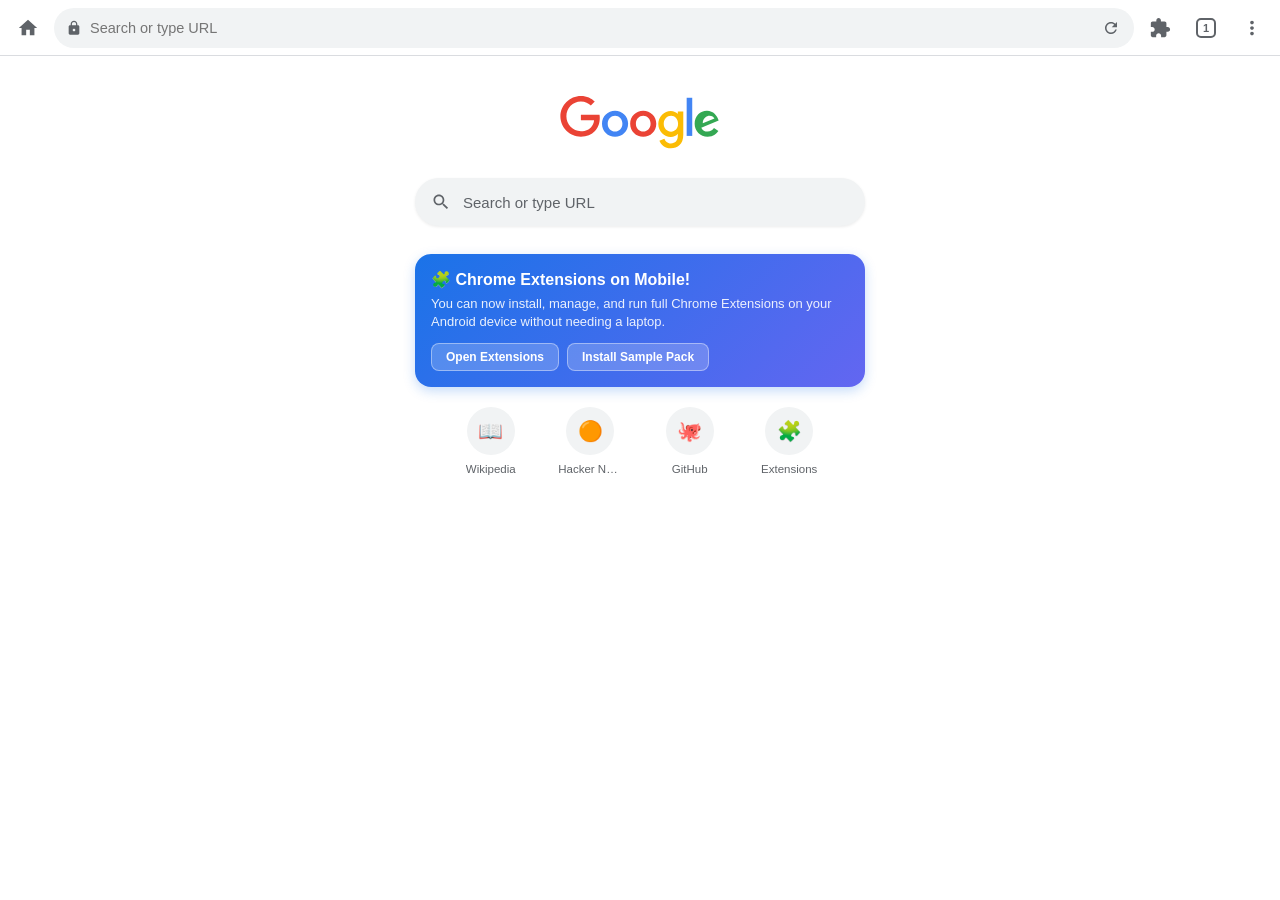
<file: index.html>
<!DOCTYPE html>
<html lang="en">
<head>
  <meta charset="UTF-8">
  <meta name="viewport" content="width=device-width, initial-scale=1.0, maximum-scale=1.0, user-scalable=no">
  <title>Chrome Mobile + Extensions</title>
  <link rel="stylesheet" href="css/chrome.css">
  <!-- Bundled JSZip for unpacking extensions -->
  <script src="lib/jszip.min.js"></script>
</head>
<body>
  <div id="app-container">
    <!-- TOP CHROME TOOLBAR -->
    <header class="chrome-topbar">
      <!-- Home Button -->
      <button class="icon-btn" id="homeBtn" title="Home">
        <svg viewBox="0 0 24 24"><path d="M10 20v-6h4v6h5v-8h3L12 3 2 12h3v8z"/></svg>
      </button>

      <!-- Omnibox (Address & Search Bar) -->
      <div class="omnibox-container" id="omniboxContainer">
        <svg class="omnibox-lock" id="securityIcon" viewBox="0 0 24 24">
          <path d="M18 8h-1V6c0-2.76-2.24-5-5-5S7 3.24 7 6v2H6c-1.1 0-2 .9-2 2v10c0 1.1.9 2 2 2h12c1.1 0 2-.9 2-2V10c0-1.1-.9-2-2-2zm-6 9c-1.1 0-2-.9-2-2s.9-2 2-2 2 .9 2 2-.9 2-2 2zm3.1-9H8.9V6c0-1.71 1.39-3.1 3.1-3.1 1.71 0 3.1 1.39 3.1 3.1v2z"/>
        </svg>
        <input type="text" class="omnibox-input" id="omniboxInput" placeholder="Search or type URL" spellcheck="false" autocomplete="off" autocorrect="off" autocapitalize="off">
        <button class="omnibox-action-btn" id="reloadBtn" title="Reload">
          <svg viewBox="0 0 24 24" style="width: 18px; height: 18px; fill: currentColor;"><path d="M17.65 6.35C16.2 4.9 14.21 4 12 4c-4.42 0-7.99 3.58-7.99 8s3.57 8 7.99 8c3.73 0 6.84-2.55 7.73-6h-2.08c-.82 2.33-3.04 4-5.65 4-3.31 0-6-2.69-6-6s2.69-6 6-6c1.66 0 3.14.69 4.22 1.78L13 11h7V4l-2.35 2.35z"/></svg>
        </button>
      </div>

      <!-- Extensions Button (Chrome Puzzle Piece 🧩) -->
      <button class="icon-btn" id="extensionsBtn" title="Extensions">
        <svg viewBox="0 0 24 24">
          <path d="M20.5 11H19V7c0-1.1-.9-2-2-2h-4V3.5C13 2.12 11.88 1 10.5 1S8 2.12 8 3.5V5H4c-1.1 0-1.99.9-1.99 2v3.8H3.5c1.49 0 2.7 1.21 2.7 2.7s-1.21 2.7-2.7 2.7H2V20c0 1.1.9 2 2 2h3.8v-1.5c0-1.49 1.21-2.7 2.7-2.7 1.49 0 2.7 1.21 2.7 2.7V22H17c1.1 0 2-.9 2-2v-4h1.5c1.38 0 2.5-1.12 2.5-2.5s-1.12-2.5-2.5-2.5z"/>
        </svg>
        <span class="extension-badge" id="activeExtBadge" style="display: none;">0</span>
      </button>

      <!-- Tabs Counter Button -->
      <button class="icon-btn" id="tabsBtn" title="Switch Tabs">
        <div class="tab-counter-box" id="tabCounter">1</div>
      </button>

      <!-- 3-Dots Menu Button -->
      <button class="icon-btn" id="menuBtn" title="More options">
        <svg viewBox="0 0 24 24"><path d="M12 8c1.1 0 2-.9 2-2s-.9-2-2-2-2 .9-2 2 .9 2 2 2zm0 2c-1.1 0-2 .9-2 2s.9 2 2 2 2-.9 2-2-.9-2-2-2zm0 6c-1.1 0-2 .9-2 2s.9 2 2 2 2-.9 2-2-.9-2-2-2z"/></svg>
      </button>

      <!-- Progress bar -->
      <div class="chrome-progress-bar">
        <div class="chrome-progress-inner" id="pageProgress"></div>
      </div>
    </header>

    <!-- MAIN VIEWPORT -->
    <main class="viewport-area" id="viewportArea">
      <!-- Active Browsing Frame -->
      <iframe class="browser-frame" id="browserFrame" sandbox="allow-scripts allow-same-origin allow-forms allow-popups allow-modals"></iframe>

      <!-- Chrome New Tab Page (Home) -->
      <div class="chrome-home-view" id="homeView">
        <!-- Google Logo -->
        <div class="google-logo">
          <svg viewBox="0 0 272 92" width="160" height="54">
            <path fill="#4285F4" d="M115.75 47.18c0 12.77-9.99 22.18-22.25 22.18s-22.25-9.41-22.25-22.18C71.25 34.32 81.24 25 93.5 25s22.25 9.32 22.25 22.18zm-9.74 0c0-7.98-5.79-13.44-12.51-13.44S80.99 39.2 80.99 47.18c0 7.9 5.79 13.44 12.51 13.44s12.51-5.55 12.51-13.44z"/>
            <path fill="#EA4335" d="M163.75 47.18c0 12.77-9.99 22.18-22.25 22.18s-22.25-9.41-22.25-22.18c0-12.85 9.99-22.18 22.25-22.18s22.25 9.32 22.25 22.18zm-9.74 0c0-7.98-5.79-13.44-12.51-13.44s-12.51 5.46-12.51 13.44c0 7.9 5.79 13.44 12.51 13.44s12.51-5.55 12.51-13.44z"/>
            <path fill="#FBBC05" d="M209.75 26.34v39.82c0 16.38-9.66 23.07-21.08 23.07-10.75 0-17.22-7.19-19.66-13.07l8.48-3.53c1.51 3.61 5.21 8.16 11.18 8.16 7.23 0 11.75-4.47 11.75-12.87v-3.15h-.34c-2.18 2.69-6.38 5.04-11.68 5.04-11.09 0-21.25-9.66-21.25-22.09 0-12.52 10.16-22.26 21.25-22.26 5.29 0 9.49 2.35 11.68 4.96h.34v-3.87h9.49zm-8.88 20.92c0-7.81-5.21-13.44-11.93-13.44-6.8 0-12.51 5.63-12.51 13.44 0 7.72 5.71 13.44 12.51 13.44 6.72 0 11.93-5.72 11.93-13.44z"/>
            <path fill="#4285F4" d="M225 3v65h-9.5V3h9.5z"/>
            <path fill="#34A853" d="M262.02 54.48l7.56 5.04c-2.44 3.61-8.32 9.83-18.48 9.83-12.6 0-22.01-9.74-22.01-22.18 0-13.19 9.49-22.18 20.92-22.18 11.51 0 17.14 9.16 18.98 14.11l1.01 2.52-29.65 12.28c2.27 4.45 5.8 6.72 10.75 6.72 4.96 0 8.4-2.44 10.92-6.14zm-19.07-7.98l19.82-8.23c-1.09-2.77-4.37-4.7-8.23-4.7-4.95 0-11.84 4.37-11.59 12.93z"/>
            <path fill="#EA4335" d="M35.29 41.41V32H67c.31 1.64.47 3.58.47 5.68 0 7.06-1.93 15.79-8.15 22.01-6.05 6.3-13.78 9.66-24.02 9.66C16.32 69.35.36 53.89.36 34.68.36 15.46 16.32 0 35.3 0c10.5 0 17.98 4.12 23.6 9.49l-6.64 6.64c-4.03-3.78-9.49-6.72-16.97-6.72-13.86 0-24.7 11.17-24.7 25.28 0 14.11 10.84 25.28 24.7 25.28 8.99 0 14.11-3.61 17.39-6.89 2.69-2.68 4.45-6.47 5.13-11.67H35.29z"/>
          </svg>
        </div>

        <!-- Search Bar Pill -->
        <div class="home-search-pill" id="homeSearchPill">
          <svg style="width: 20px; height: 20px; fill: var(--chrome-text-secondary);" viewBox="0 0 24 24">
            <path d="M15.5 14h-.79l-.28-.27C15.41 12.59 16 11.11 16 9.5 16 5.91 13.09 3 9.5 3S3 5.91 3 9.5 5.91 16 9.5 16c1.61 0 3.09-.59 4.23-1.57l.27.28v.79l5 4.99L20.49 19l-4.99-5zm-6 0C7.01 14 5 11.99 5 9.5S7.01 5 9.5 5 14 7.01 14 9.5 11.99 14 9.5 14z"/>
          </svg>
          <span style="color: var(--chrome-text-secondary); font-size: 15px;">Search or type URL</span>
        </div>

        <!-- Mobile Extension Showcase Banner -->
        <div class="extension-feature-banner">
          <h3>🧩 Chrome Extensions on Mobile!</h3>
          <p>You can now install, manage, and run full Chrome Extensions on your Android device without needing a laptop.</p>
          <div class="banner-btn-row">
            <button class="banner-btn" id="openExtManagerBannerBtn">Open Extensions</button>
            <button class="banner-btn" id="installSampleExtBtn">Install Sample Pack</button>
          </div>
        </div>

        <!-- Shortcuts Grid -->
        <div class="shortcuts-grid">
          <div class="shortcut-item" data-url="https://en.m.wikipedia.org">
            <div class="shortcut-circle">📖</div>
            <div class="shortcut-label">Wikipedia</div>
          </div>
          <div class="shortcut-item" data-url="https://news.ycombinator.com">
            <div class="shortcut-circle">🟠</div>
            <div class="shortcut-label">Hacker News</div>
          </div>
          <div class="shortcut-item" data-url="https://github.com">
            <div class="shortcut-circle">🐙</div>
            <div class="shortcut-label">GitHub</div>
          </div>
          <div class="shortcut-item" id="extStoreShortcut">
            <div class="shortcut-circle">🧩</div>
            <div class="shortcut-label">Extensions</div>
          </div>
        </div>
      </div>
    </main>

    <!-- CHROME 3-DOTS OVERFLOW MENU -->
    <div class="chrome-menu-overlay" id="menuOverlay">
      <div class="chrome-menu-dropdown" id="menuDropdown">
        <div class="menu-item" id="menuNewTab">
          <svg viewBox="0 0 24 24"><path d="M19 13h-6v6h-2v-6H5v-2h6V5h2v6h6v2z"/></svg>
          <span>New tab</span>
        </div>
        <div class="menu-item" id="menuIncognito">
          <svg viewBox="0 0 24 24"><path d="M12 4.5C7 4.5 2.73 7.61 1 12c1.73 4.39 6 7.5 11 7.5s9.27-3.11 11-7.5c-1.73-4.39-6-7.5-11-7.5zM12 17c-2.76 0-5-2.24-5-5s2.24-5 5-5 5 2.24 5 5-2.24 5-5 5zm0-8c-1.66 0-3 1.34-3 3s1.34 3 3 3 3-1.34 3-3-1.34-3-3-3z"/></svg>
          <span>New incognito tab</span>
        </div>
        <div class="menu-divider"></div>
        <!-- Highlighted Extensions Item -->
        <div class="menu-item highlight-extensions" id="menuExtensions">
          <svg viewBox="0 0 24 24"><path d="M20.5 11H19V7c0-1.1-.9-2-2-2h-4V3.5C13 2.12 11.88 1 10.5 1S8 2.12 8 3.5V5H4c-1.1 0-1.99.9-1.99 2v3.8H3.5c1.49 0 2.7 1.21 2.7 2.7s-1.21 2.7-2.7 2.7H2V20c0 1.1.9 2 2 2h3.8v-1.5c0-1.49 1.21-2.7 2.7-2.7 1.49 0 2.7 1.21 2.7 2.7V22H17c1.1 0 2-.9 2-2v-4h1.5c1.38 0 2.5-1.12 2.5-2.5s-1.12-2.5-2.5-2.5z"/></svg>
          <span>Extensions (🧩)</span>
        </div>
        <div class="menu-divider"></div>
        <div class="menu-item" id="menuDesktopSite">
          <svg viewBox="0 0 24 24"><path d="M21 2H3c-1.1 0-2 .9-2 2v12c0 1.1.9 2 2 2h7v2H8v2h8v-2h-2v-2h7c1.1 0 2-.9 2-2V4c0-1.1-.9-2-2-2zm0 14H3V4h18v12z"/></svg>
          <span style="flex: 1;">Desktop site</span>
          <input type="checkbox" id="desktopModeCheckbox" style="cursor: pointer;">
        </div>
        <div class="menu-item" id="menuSettings">
          <svg viewBox="0 0 24 24"><path d="M19.14 12.94c.04-.3.06-.61.06-.94 0-.32-.02-.64-.07-.94l2.03-1.58c.18-.14.23-.41.12-.61l-1.92-3.32c-.12-.22-.37-.29-.59-.22l-2.39.96c-.5-.38-1.03-.7-1.62-.94l-.36-2.54c-.04-.24-.24-.41-.48-.41h-3.84c-.24 0-.43.17-.47.41l-.36 2.54c-.59.24-1.13.57-1.62.94l-2.39-.96c-.22-.08-.47 0-.59.22L2.74 8.87c-.12.21-.08.47.12.61l2.03 1.58c-.05.3-.09.63-.09.94s.02.64.07.94l-2.03 1.58c-.18.14-.23.41-.12.61l1.92 3.32c.12.22.37.29.59.22l2.39-.96c.5.38 1.03.7 1.62.94l.36 2.54c.05.24.24.41.48.41h3.84c.24 0 .44-.17.47-.41l.36-2.54c.59-.24 1.13-.56 1.62-.94l2.39.96c.22.08.47 0 .59-.22l1.92-3.32c.12-.22.07-.47-.12-.61l-2.01-1.58zM12 15.6c-1.98 0-3.6-1.62-3.6-3.6s1.62-3.6 3.6-3.6 3.6 1.62 3.6 3.6-1.62 3.6-3.6 3.6z"/></svg>
          <span>Settings</span>
        </div>
      </div>
    </div>

    <!-- EXTENSIONS QUICK SHEET (Tapping 🧩 in Toolbar) -->
    <div class="bottom-sheet-backdrop" id="extensionsSheet">
      <div class="bottom-sheet-card">
        <div class="sheet-handle-bar"></div>
        <div class="sheet-header">
          <div class="sheet-title">
            <span>🧩 Extensions</span>
          </div>
          <button class="icon-btn" id="closeExtSheetBtn">✕</button>
        </div>
        <div class="sheet-content">
          <div style="font-size: 13px; color: var(--chrome-text-secondary); margin-bottom: 14px;">
            Tap an extension below to open its mobile popup panel:
          </div>
          <div id="quickExtensionsList"></div>

          <div style="margin-top: 18px; display: flex; gap: 10px;">
            <button class="banner-btn" style="flex:1; background: var(--chrome-primary); color: white; padding: 10px;" id="manageExtensionsBtn">
              ⚙️ Manage Extensions
            </button>
            <button class="banner-btn" style="background: var(--chrome-surface-variant); color: var(--chrome-text); padding: 10px;" id="uploadZipQuickBtn">
              ➕ Load .ZIP / .CRX
            </button>
          </div>
        </div>
      </div>
    </div>

    <!-- EXTENSION POPUP MODAL (When tapping an extension) -->
    <div class="bottom-sheet-backdrop" id="extensionPopupSheet">
      <div class="bottom-sheet-card" style="max-height: 90%;">
        <div class="sheet-handle-bar"></div>
        <div class="sheet-header">
          <div class="sheet-title" id="popupHeaderTitle">
            <span id="popupExtIcon">🧩</span>
            <span id="popupExtName">Extension Popup</span>
          </div>
          <button class="icon-btn" id="closePopupSheetBtn">✕</button>
        </div>
        <div class="sheet-content" style="padding: 0;">
          <iframe class="extension-popup-frame" id="extensionPopupFrame"></iframe>
        </div>
      </div>
    </div>

    <!-- FULL EXTENSION MANAGER MODAL (chrome://extensions) -->
    <div class="bottom-sheet-backdrop" id="extensionManagerModal">
      <div class="bottom-sheet-card" style="height: 92%; max-height: 92%;">
        <div class="sheet-handle-bar"></div>
        <div class="sheet-header">
          <div class="sheet-title">
            <svg style="width:22px; height:22px; fill:var(--chrome-primary);" viewBox="0 0 24 24"><path d="M20.5 11H19V7c0-1.1-.9-2-2-2h-4V3.5C13 2.12 11.88 1 10.5 1S8 2.12 8 3.5V5H4c-1.1 0-1.99.9-1.99 2v3.8H3.5c1.49 0 2.7 1.21 2.7 2.7s-1.21 2.7-2.7 2.7H2V20c0 1.1.9 2 2 2h3.8v-1.5c0-1.49 1.21-2.7 2.7-2.7 1.49 0 2.7 1.21 2.7 2.7V22H17c1.1 0 2-.9 2-2v-4h1.5c1.38 0 2.5-1.12 2.5-2.5s-1.12-2.5-2.5-2.5z"/></svg>
            <span>Extensions Manager</span>
          </div>
          <button class="icon-btn" id="closeManagerModalBtn">✕</button>
        </div>
        <div class="sheet-content">
          <!-- Developer Mode & Upload Header -->
          <div style="background: var(--chrome-surface); padding: 12px 16px; border-radius: 12px; margin-bottom: 16px; display: flex; align-items: center; justify-content: space-between;">
            <div>
              <div style="font-weight: 600; font-size: 14px;">Developer Mode</div>
              <div style="font-size: 12px; color: var(--chrome-text-secondary);">Load unpacked .zip / .crx extensions</div>
            </div>
            <label class="toggle-switch">
              <input type="checkbox" id="devModeToggle" checked>
              <span class="toggle-slider"></span>
            </label>
          </div>

          <div style="display: flex; gap: 8px; margin-bottom: 16px;">
            <input type="file" id="extFileInput" accept=".zip,.crx" style="display: none;">
            <button class="banner-btn" style="flex:1; background: var(--chrome-primary); color: white; padding: 10px;" id="loadUnpackedBtn">
              📁 Load .ZIP or .CRX
            </button>
            <button class="banner-btn" style="background: var(--chrome-surface-variant); color: var(--chrome-text); padding: 10px;" id="installSamplePackBtn">
              ⚡ Install Samples
            </button>
          </div>

          <!-- Installed Extensions List -->
          <div id="installedExtensionsList"></div>
        </div>
      </div>
    </div>

    <!-- TAB GRID SWITCHER OVERLAY -->
    <div class="tab-grid-overlay" id="tabGridOverlay">
      <div class="tab-grid-topbar">
        <button class="icon-btn" id="newTabFromGridBtn">
          <svg viewBox="0 0 24 24"><path d="M19 13h-6v6h-2v-6H5v-2h6V5h2v6h6v2z"/></svg>
        </button>
        <span style="font-weight: 600; font-size: 16px;">Tabs</span>
        <button class="icon-btn" id="closeGridBtn">
          <svg viewBox="0 0 24 24"><path d="M19 6.41L17.59 5 12 10.59 6.41 5 5 6.41 10.59 12 5 17.59 6.41 19 12 13.41 17.59 19 19 17.59 13.41 12z"/></svg>
        </button>
      </div>
      <div class="tab-grid-container" id="tabGridContainer"></div>
    </div>
  </div>

  <!-- Extension Core Scripts -->
  <script src="js/engine/extension-storage.js"></script>
  <script src="js/engine/manifest-parser.js"></script>
  <script src="js/engine/chrome-runtime.js"></script>
  <script src="js/engine/extension-manager.js"></script>
  <script src="js/engine/content-script-injector.js"></script>
  <script src="js/sample-extensions-data.js"></script>
  <!-- Main App Controller -->
  <script src="js/app.js"></script>
</body>
</html>
</file>
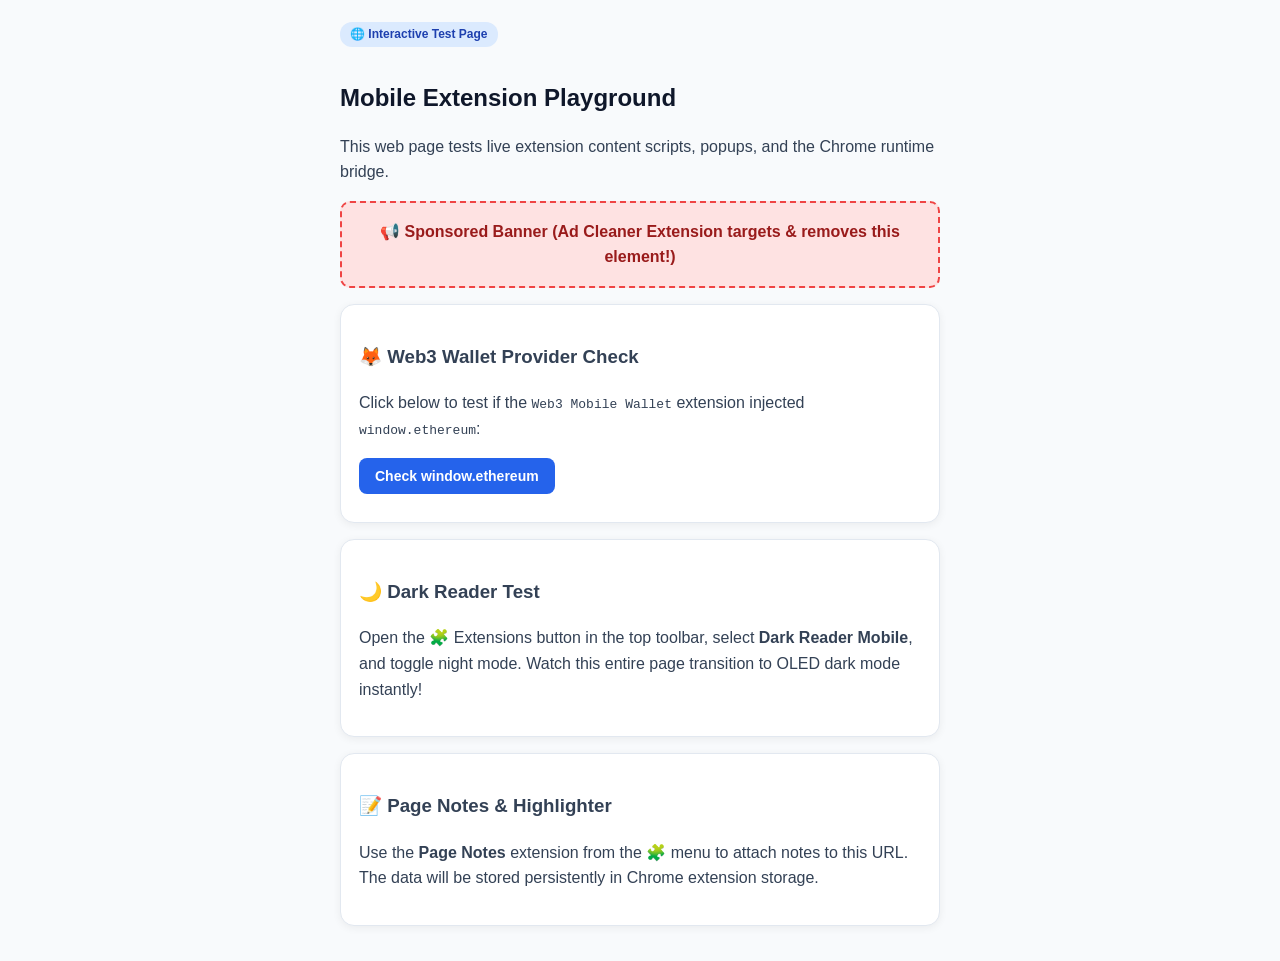
<file: test-page.html>
<!DOCTYPE html>
<html lang="en">
<head>
  <meta charset="UTF-8">
  <meta name="viewport" content="width=device-width, initial-scale=1.0">
  <title>Chrome Extensions Mobile Testbed</title>
  <style>
    body {
      font-family: -apple-system, BlinkMacSystemFont, "Segoe UI", Roboto, sans-serif;
      line-height: 1.6;
      margin: 0;
      padding: 20px;
      background: #f8fafc;
      color: #334155;
    }
    .container {
      max-width: 600px;
      margin: 0 auto;
    }
    h1 {
      font-size: 24px;
      color: #0f172a;
      margin-bottom: 8px;
    }
    .badge {
      display: inline-block;
      background: #dbeafe;
      color: #1e40af;
      padding: 3px 10px;
      border-radius: 12px;
      font-size: 12px;
      font-weight: 600;
      margin-bottom: 16px;
    }
    .card {
      background: white;
      border-radius: 14px;
      padding: 18px;
      margin-bottom: 16px;
      box-shadow: 0 2px 8px rgba(0,0,0,0.06);
      border: 1px solid #e2e8f0;
    }
    .ad-container {
      background: #fee2e2;
      border: 2px dashed #ef4444;
      padding: 16px;
      border-radius: 10px;
      text-align: center;
      color: #991b1b;
      font-weight: bold;
      margin: 16px 0;
    }
    .btn {
      background: #2563eb;
      color: white;
      border: none;
      padding: 10px 16px;
      border-radius: 8px;
      font-size: 14px;
      font-weight: 600;
      cursor: pointer;
    }
    .btn:active {
      background: #1d4ed8;
    }
    pre {
      background: #1e293b;
      color: #38bdf8;
      padding: 12px;
      border-radius: 8px;
      font-size: 12px;
      overflow-x: auto;
    }
  </style>
</head>
<body>
  <div class="container">
    <div class="badge">🌐 Interactive Test Page</div>
    <h1>Mobile Extension Playground</h1>
    <p>This web page tests live extension content scripts, popups, and the Chrome runtime bridge.</p>

    <!-- Ad Test Element -->
    <div class="ad-container">
      📢 Sponsored Banner (Ad Cleaner Extension targets & removes this element!)
    </div>

    <!-- Web3 dApp Test Card -->
    <div class="card">
      <h3>🦊 Web3 Wallet Provider Check</h3>
      <p>Click below to test if the <code>Web3 Mobile Wallet</code> extension injected <code>window.ethereum</code>:</p>
      <button class="btn" id="checkWeb3Btn">Check window.ethereum</button>
      <div id="web3Result" style="margin-top: 10px; font-weight: 600;"></div>
    </div>

    <!-- Dark Reader Test Content -->
    <div class="card">
      <h3>🌙 Dark Reader Test</h3>
      <p>Open the 🧩 Extensions button in the top toolbar, select <b>Dark Reader Mobile</b>, and toggle night mode. Watch this entire page transition to OLED dark mode instantly!</p>
    </div>

    <!-- Notes Test Content -->
    <div class="card">
      <h3>📝 Page Notes & Highlighter</h3>
      <p>Use the <b>Page Notes</b> extension from the 🧩 menu to attach notes to this URL. The data will be stored persistently in Chrome extension storage.</p>
    </div>
  </div>

  <script>
    document.getElementById('checkWeb3Btn').addEventListener('click', async () => {
      const res = document.getElementById('web3Result');
      if (window.ethereum) {
        try {
          const accounts = await window.ethereum.request({ method: 'eth_requestAccounts' });
          res.innerHTML = `<span style="color:#10b981;">✓ Connected to \${accounts[0]}</span>`;
        } catch (e) {
          res.innerHTML = `<span style="color:#ef4444;">Error: \${e.message}</span>`;
        }
      } else {
        res.innerHTML = '<span style="color:#ef4444;">✗ window.ethereum not detected. Make sure Web3 Mobile Wallet is enabled.</span>';
      }
    });
  </script>
</body>
</html>
</file>
<file: css/chrome.css>
/* Google Chrome Android Material Design 3 Stylesheet */

:root {
  --chrome-bg: #ffffff;
  --chrome-surface: #f1f3f4;
  --chrome-surface-variant: #e8eaed;
  --chrome-primary: #1a73e8;
  --chrome-on-primary: #ffffff;
  --chrome-text: #202124;
  --chrome-text-secondary: #5f6368;
  --chrome-border: #dadce0;
  --chrome-danger: #d93025;
  --chrome-shadow: 0 1px 3px rgba(60,64,67,0.3), 0 4px 8px 3px rgba(60,64,67,0.15);
  --chrome-font: -apple-system, BlinkMacSystemFont, "Segoe UI", Roboto, Helvetica, Arial, sans-serif;
  --topbar-height: 56px;
}

[data-theme="dark"] {
  --chrome-bg: #202124;
  --chrome-surface: #292a2d;
  --chrome-surface-variant: #35363a;
  --chrome-primary: #8ab4f8;
  --chrome-on-primary: #202124;
  --chrome-text: #e8eaed;
  --chrome-text-secondary: #9aa0a6;
  --chrome-border: #3c4043;
  --chrome-shadow: 0 1px 3px rgba(0,0,0,0.5), 0 4px 8px 3px rgba(0,0,0,0.3);
}

* {
  box-sizing: border-box;
  margin: 0;
  padding: 0;
  -webkit-tap-highlight-color: transparent;
}

body, html {
  width: 100%;
  height: 100%;
  overflow: hidden;
  font-family: var(--chrome-font);
  background-color: var(--chrome-bg);
  color: var(--chrome-text);
  user-select: none;
}

#app-container {
  display: flex;
  flex-direction: column;
  height: 100%;
  width: 100%;
  position: relative;
}

/* TOP APP BAR / TOOLBAR */
.chrome-topbar {
  height: var(--topbar-height);
  background-color: var(--chrome-bg);
  display: flex;
  align-items: center;
  padding: 0 8px;
  gap: 6px;
  border-bottom: 1px solid var(--chrome-border);
  z-index: 100;
  position: relative;
}

.icon-btn {
  width: 40px;
  height: 40px;
  border-radius: 50%;
  display: flex;
  align-items: center;
  justify-content: center;
  background: transparent;
  border: none;
  color: var(--chrome-text-secondary);
  cursor: pointer;
  position: relative;
  transition: background-color 0.15s ease;
}

.icon-btn:active {
  background-color: var(--chrome-surface-variant);
}

.icon-btn svg {
  width: 22px;
  height: 22px;
  fill: currentColor;
}

/* OMNIBOX */
.omnibox-container {
  flex: 1;
  height: 40px;
  background-color: var(--chrome-surface);
  border-radius: 20px;
  display: flex;
  align-items: center;
  padding: 0 12px;
  gap: 8px;
  transition: all 0.2s ease;
  overflow: hidden;
}

.omnibox-container:focus-within {
  background-color: var(--chrome-bg);
  box-shadow: 0 0 0 2px var(--chrome-primary);
}

.omnibox-lock {
  width: 16px;
  height: 16px;
  fill: var(--chrome-text-secondary);
  flex-shrink: 0;
}

.omnibox-input {
  flex: 1;
  background: transparent;
  border: none;
  outline: none;
  font-size: 14.5px;
  color: var(--chrome-text);
  font-family: inherit;
  width: 100%;
}

.omnibox-action-btn {
  background: none;
  border: none;
  color: var(--chrome-text-secondary);
  display: flex;
  align-items: center;
  justify-content: center;
  cursor: pointer;
  padding: 2px;
}

/* EXTENSION ACTION BADGE */
.extension-badge {
  position: absolute;
  top: 4px;
  right: 4px;
  background-color: var(--chrome-primary);
  color: white;
  font-size: 10px;
  font-weight: 700;
  border-radius: 8px;
  min-width: 16px;
  height: 16px;
  display: flex;
  align-items: center;
  justify-content: center;
  padding: 0 3px;
}

/* TAB COUNTER BUTTON */
.tab-counter-box {
  width: 20px;
  height: 20px;
  border: 2px solid var(--chrome-text-secondary);
  border-radius: 5px;
  display: flex;
  align-items: center;
  justify-content: center;
  font-size: 11px;
  font-weight: 700;
  color: var(--chrome-text-secondary);
}

/* LOADING PROGRESS BAR */
.chrome-progress-bar {
  height: 2.5px;
  width: 100%;
  background-color: transparent;
  position: absolute;
  bottom: 0;
  left: 0;
  overflow: hidden;
}

.chrome-progress-inner {
  height: 100%;
  width: 0%;
  background-color: var(--chrome-primary);
  transition: width 0.3s ease;
}

/* MAIN VIEWPORT */
.viewport-area {
  flex: 1;
  position: relative;
  width: 100%;
  height: calc(100% - var(--topbar-height));
  background-color: #f8f9fa;
  overflow: hidden;
}

.browser-frame {
  width: 100%;
  height: 100%;
  border: none;
  background-color: #ffffff;
}

/* NEW TAB PAGE / HOME */
.chrome-home-view {
  position: absolute;
  top: 0;
  left: 0;
  width: 100%;
  height: 100%;
  background-color: var(--chrome-bg);
  display: flex;
  flex-direction: column;
  align-items: center;
  padding: 40px 20px 20px 20px;
  overflow-y: auto;
  z-index: 10;
}

.google-logo {
  margin-bottom: 24px;
}

.home-search-pill {
  width: 100%;
  max-width: 450px;
  height: 48px;
  background-color: var(--chrome-surface);
  border-radius: 24px;
  display: flex;
  align-items: center;
  padding: 0 16px;
  gap: 12px;
  box-shadow: 0 1px 3px rgba(0,0,0,0.08);
  margin-bottom: 28px;
  cursor: pointer;
}

.shortcuts-grid {
  display: grid;
  grid-template-columns: repeat(4, 1fr);
  gap: 18px;
  max-width: 380px;
  width: 100%;
  margin-bottom: 30px;
}

.shortcut-item {
  display: flex;
  flex-direction: column;
  align-items: center;
  gap: 8px;
  cursor: pointer;
}

.shortcut-circle {
  width: 48px;
  height: 48px;
  border-radius: 50%;
  background-color: var(--chrome-surface);
  display: flex;
  align-items: center;
  justify-content: center;
  font-size: 20px;
}

.shortcut-label {
  font-size: 11.5px;
  color: var(--chrome-text-secondary);
  text-align: center;
  white-space: nowrap;
  overflow: hidden;
  text-overflow: ellipsis;
  max-width: 64px;
}

.extension-feature-banner {
  max-width: 450px;
  width: 100%;
  background: linear-gradient(135deg, #1a73e8 0%, #6366f1 100%);
  color: white;
  padding: 16px;
  border-radius: 16px;
  box-shadow: 0 4px 12px rgba(26,115,232,0.25);
  margin-bottom: 20px;
}

.extension-feature-banner h3 {
  font-size: 16px;
  margin-bottom: 6px;
  display: flex;
  align-items: center;
  gap: 8px;
}

.extension-feature-banner p {
  font-size: 13px;
  opacity: 0.9;
  line-height: 1.4;
  margin-bottom: 12px;
}

.banner-btn-row {
  display: flex;
  gap: 8px;
}

.banner-btn {
  background: rgba(255,255,255,0.2);
  color: white;
  border: 1px solid rgba(255,255,255,0.4);
  padding: 6px 14px;
  border-radius: 8px;
  font-size: 12px;
  font-weight: 600;
  cursor: pointer;
}

.banner-btn:active {
  background: rgba(255,255,255,0.35);
}

/* OVERFLOW MENU (3-dots) */
.chrome-menu-overlay {
  position: absolute;
  top: 0;
  left: 0;
  width: 100%;
  height: 100%;
  background: rgba(0,0,0,0.15);
  z-index: 500;
  display: none;
}

.chrome-menu-dropdown {
  position: absolute;
  top: 10px;
  right: 10px;
  width: 250px;
  background-color: var(--chrome-bg);
  border-radius: 14px;
  box-shadow: var(--chrome-shadow);
  padding: 8px 0;
  z-index: 501;
  display: flex;
  flex-direction: column;
}

.menu-item {
  display: flex;
  align-items: center;
  gap: 14px;
  padding: 12px 18px;
  font-size: 14.5px;
  color: var(--chrome-text);
  cursor: pointer;
}

.menu-item:active {
  background-color: var(--chrome-surface-variant);
}

.menu-item svg {
  width: 20px;
  height: 20px;
  fill: var(--chrome-text-secondary);
}

.menu-item.highlight-extensions {
  background-color: rgba(26,115,232,0.08);
  font-weight: 600;
  color: var(--chrome-primary);
}

.menu-item.highlight-extensions svg {
  fill: var(--chrome-primary);
}

.menu-divider {
  height: 1px;
  background-color: var(--chrome-border);
  margin: 6px 0;
}

/* BOTTOM SHEET: EXTENSIONS & POPUP */
.bottom-sheet-backdrop {
  position: absolute;
  top: 0;
  left: 0;
  width: 100%;
  height: 100%;
  background: rgba(0,0,0,0.45);
  z-index: 600;
  display: none;
  opacity: 0;
  transition: opacity 0.25s ease;
}

.bottom-sheet-backdrop.active {
  display: block;
  opacity: 1;
}

.bottom-sheet-card {
  position: absolute;
  bottom: 0;
  left: 0;
  width: 100%;
  max-height: 85%;
  background-color: var(--chrome-bg);
  border-top-left-radius: 20px;
  border-top-right-radius: 20px;
  box-shadow: 0 -4px 16px rgba(0,0,0,0.25);
  transform: translateY(100%);
  transition: transform 0.28s cubic-bezier(0.1, 0.9, 0.2, 1);
  display: flex;
  flex-direction: column;
  overflow: hidden;
}

.bottom-sheet-backdrop.active .bottom-sheet-card {
  transform: translateY(0);
}

.sheet-handle-bar {
  width: 36px;
  height: 4px;
  background-color: var(--chrome-border);
  border-radius: 2px;
  margin: 10px auto 4px auto;
}

.sheet-header {
  display: flex;
  align-items: center;
  justify-content: space-between;
  padding: 10px 18px;
  border-bottom: 1px solid var(--chrome-border);
}

.sheet-title {
  font-size: 16px;
  font-weight: 600;
  display: flex;
  align-items: center;
  gap: 8px;
}

.sheet-content {
  padding: 16px;
  overflow-y: auto;
  flex: 1;
}

/* EXTENSION POPUP IFRAME */
.extension-popup-frame {
  width: 100%;
  min-height: 280px;
  border: none;
  border-radius: 12px;
  background-color: var(--chrome-surface);
}

/* TAB GRID OVERLAY */
.tab-grid-overlay {
  position: absolute;
  top: 0;
  left: 0;
  width: 100%;
  height: 100%;
  background-color: var(--chrome-surface);
  z-index: 400;
  display: none;
  flex-direction: column;
}

.tab-grid-overlay.active {
  display: flex;
}

.tab-grid-topbar {
  height: 56px;
  padding: 0 16px;
  display: flex;
  align-items: center;
  justify-content: space-between;
  background-color: var(--chrome-bg);
  border-bottom: 1px solid var(--chrome-border);
}

.tab-grid-container {
  flex: 1;
  padding: 16px;
  display: grid;
  grid-template-columns: repeat(2, 1fr);
  gap: 14px;
  overflow-y: auto;
}

.tab-card {
  background: var(--chrome-bg);
  border-radius: 14px;
  border: 2px solid var(--chrome-border);
  height: 180px;
  display: flex;
  flex-direction: column;
  overflow: hidden;
  cursor: pointer;
  position: relative;
  transition: transform 0.15s ease, border-color 0.15s ease;
}

.tab-card.active-tab {
  border-color: var(--chrome-primary);
}

.tab-card-header {
  height: 36px;
  background: var(--chrome-surface);
  display: flex;
  align-items: center;
  padding: 0 8px;
  justify-content: space-between;
}

.tab-card-title {
  font-size: 12px;
  font-weight: 500;
  overflow: hidden;
  text-overflow: ellipsis;
  white-space: nowrap;
  max-width: 100px;
}

.tab-card-close {
  background: none;
  border: none;
  font-size: 14px;
  color: var(--chrome-text-secondary);
  cursor: pointer;
}

.tab-card-preview {
  flex: 1;
  background: #f8f9fa;
  display: flex;
  align-items: center;
  justify-content: center;
  font-size: 24px;
  color: var(--chrome-text-secondary);
}

/* EXTENSION MANAGER MODAL */
.extension-item-card {
  background-color: var(--chrome-surface);
  border-radius: 14px;
  padding: 14px;
  margin-bottom: 12px;
  border: 1px solid var(--chrome-border);
  display: flex;
  flex-direction: column;
  gap: 10px;
}

.extension-item-header {
  display: flex;
  align-items: center;
  gap: 12px;
}

.extension-item-icon {
  width: 36px;
  height: 36px;
  border-radius: 8px;
  background: #ffffff;
  display: flex;
  align-items: center;
  justify-content: center;
  box-shadow: 0 1px 3px rgba(0,0,0,0.1);
  overflow: hidden;
}

.extension-item-icon img, .extension-item-icon svg {
  width: 24px;
  height: 24px;
}

.extension-item-info {
  flex: 1;
}

.extension-item-name {
  font-size: 15px;
  font-weight: 600;
}

.extension-item-version {
  font-size: 12px;
  color: var(--chrome-text-secondary);
}

.extension-item-desc {
  font-size: 13px;
  color: var(--chrome-text-secondary);
  line-height: 1.4;
}

.extension-actions-row {
  display: flex;
  align-items: center;
  justify-content: space-between;
  border-top: 1px solid var(--chrome-border);
  padding-top: 8px;
}

/* TOGGLE SWITCH */
.toggle-switch {
  position: relative;
  display: inline-block;
  width: 44px;
  height: 24px;
}

.toggle-switch input { opacity: 0; width: 0; height: 0; }

.toggle-slider {
  position: absolute;
  cursor: pointer;
  top: 0; left: 0; right: 0; bottom: 0;
  background-color: var(--chrome-border);
  transition: .25s;
  border-radius: 24px;
}

.toggle-slider:before {
  position: absolute;
  content: "";
  height: 18px; width: 18px;
  left: 3px; bottom: 3px;
  background-color: white;
  transition: .25s;
  border-radius: 50%;
}

input:checked + .toggle-slider {
  background-color: var(--chrome-primary);
}

input:checked + .toggle-slider:before {
  transform: translateX(20px);
}
</file>
